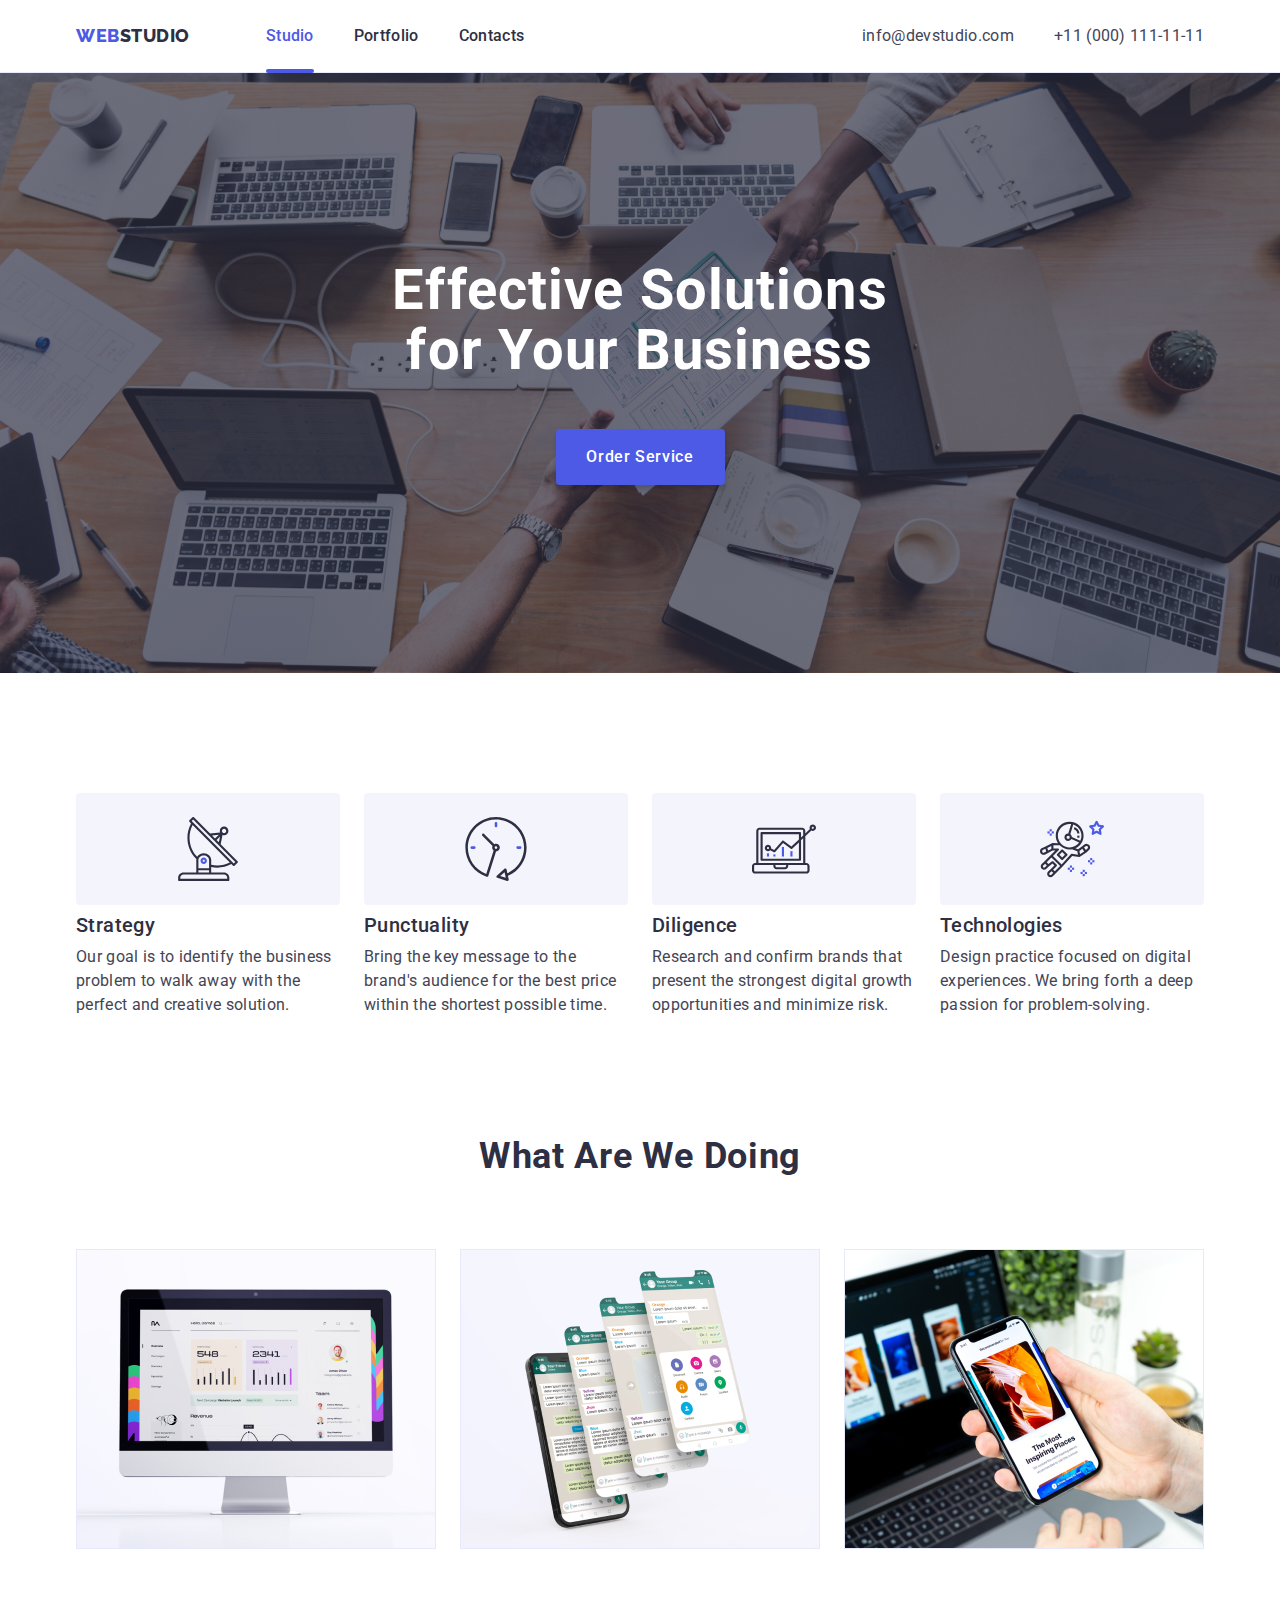
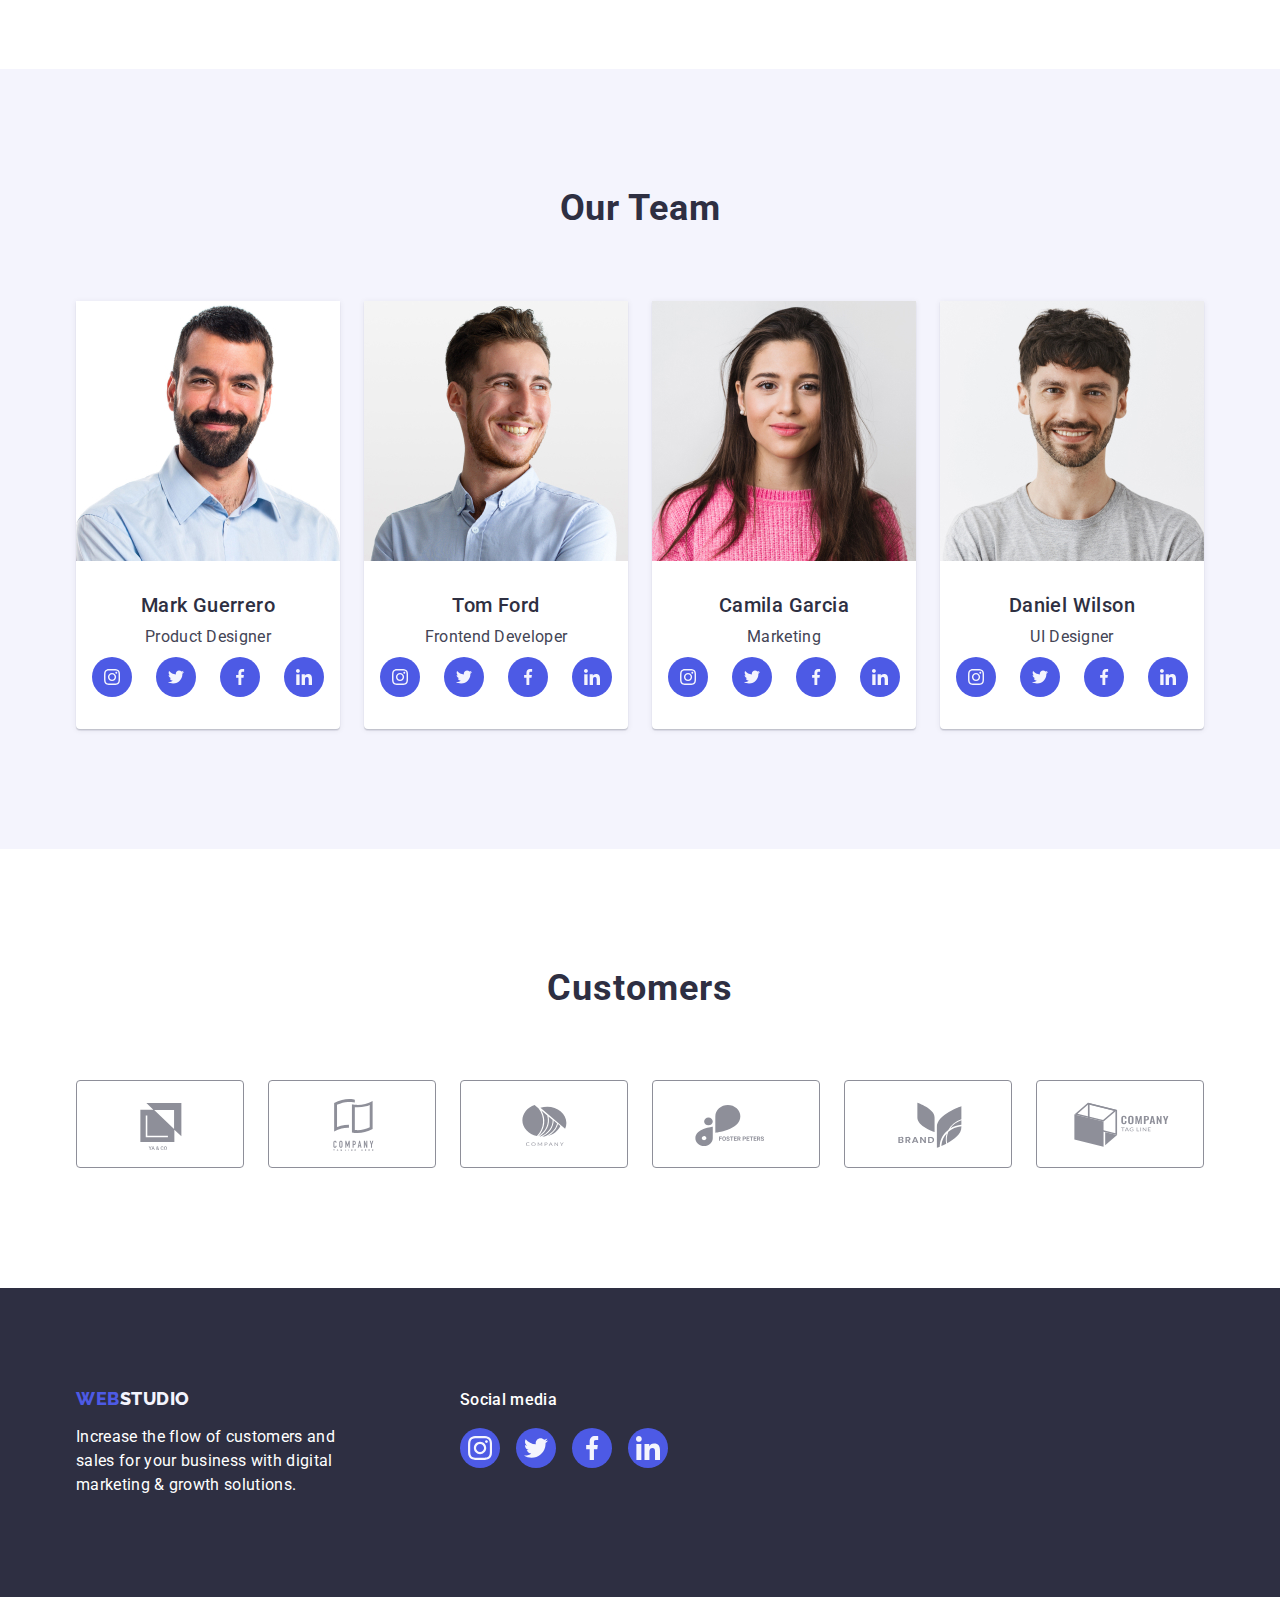
<file: index.html>
<!DOCTYPE html>
<html lang="en">
  <head>
    <meta charset="UTF-8" />
    <meta http-equiv="X-UA-Compatible" content="IE=edge" />
    <meta name="viewport" content="width=device-width, initial-scale=1.0" />
    <title>WebStudio</title>
    <link rel="preconnect" href="https://fonts.googleapis.com" />
    <link rel="preconnect" href="https://fonts.gstatic.com" crossorigin />
    <link
      href="https://fonts.googleapis.com/css2?family=Raleway:wght@800&family=Roboto:wght@400;500;700;900&display=swap"
      rel="stylesheet"
    />
    <link rel="preconnect" href="https://fonts.gstatic.com" />
    <link
      rel="stylesheet"
      href="https://cdn.jsdelivr.net/npm/modern-normalize@1.1.0/modern-normalize.min.css"
    />
    <link rel="stylesheet" href="./css/styles.css" />
  </head>
  <body class="body">
    <header class="header">
      <div class="box-header container">
        <!-- navigation -->
        <nav class="navigate">
          <!-- logo -->
          <a class="logo link" href="./index.html"
            >Web<span class="logo-part">Studio</span></a
          >

          <!--navigation -->
          <ul class="nav-link list">
            <li class="nav-list">
              <a class="link-studio current link" href="./index.html">Studio</a>
            </li>
            <li class="nav-list">
              <a class="link-studio link" href="./portfolio.html">Portfolio</a>
            </li>
            <li class="nav-list">
              <a class="link-studio link" href="">Contacts</a>
            </li>
          </ul>
        </nav>

        <!-- contacts -->
        <address class="address list">
          <ul class="contacts-list list">
            <li>
              <a class="contacts link" href="mailto:info@devstudio.com"
                >info@devstudio.com</a
              >
            </li>
            <li>
              <a class="contacts link" href="tel:+110001111111"
                >+11 (000) 111-11-11</a
              >
            </li>
          </ul>
        </address>
      </div>
    </header>

    <main>
      <section class="section-hero">
        <div class="container">
          <!-- Hero image -->
          <h1 class="title">Effective Solutions for Your Business</h1>
          <button class="title-button" type="button" data-modal-open>
            Order Service
          </button>
        </div>
      </section>

      <!-- Section_1 -->
      <section class="section-first">
        <div class="container">
          <h2 class="section-first visual-hiden">Section-first</h2>
          <ul class="sectionfirst-list list">
            <li class="box">
              <div class="icon-first-box">
                <svg class="icon-first" width="64" height="64">
                  <use href="./images/icon.svg#icon-antenna"></use>
                </svg>
              </div>
              <h3 class="title-first">Strategy</h3>
              <p class="text-box">
                Our goal is to identify the business problem to walk away with
                the perfect and creative solution.
              </p>
            </li>
            <li class="box">
              <div class="icon-first-box">
                <svg class="icon-first" width="64" height="64">
                  <use href="./images/icon.svg#icon-clock"></use>
                </svg>
              </div>
              <h3 class="title-first">Punctuality</h3>
              <p class="text-box">
                Bring the key message to the brand's audience for the best price
                within the shortest possible time.
              </p>
            </li>
            <li class="box">
              <div class="icon-first-box">
                <svg class="icon-first" width="64" height="64">
                  <use href="./images/icon.svg#icon-diagram"></use>
                </svg>
              </div>
              <h3 class="title-first">Diligence</h3>
              <p class="text-box">
                Research and confirm brands that present the strongest digital
                growth opportunities and minimize risk.
              </p>
            </li>
            <li class="box">
              <div class="icon-first-box">
                <svg class="icon-first" width="64" height="64">
                  <use href="./images/icon.svg#icon-astronaut"></use>
                </svg>
              </div>
              <h3 class="title-first">Technologies</h3>
              <p class="text-box">
                Design practice focused on digital experiences. We bring forth a
                deep passion for problem-solving.
              </p>
            </li>
          </ul>
        </div>
      </section>

      <!-- Section_2 -->
      <section class="section-second">
        <div class="container">
          <h2 class="sectionsecond-title">What are we doing</h2>
          <ul class="img-list list">
            <li class="img-box">
              <img src="./images/img3.jpg" alt="PC" width="360" height="300" />
            </li>
            <li class="img-box">
              <img src="./images/img1.jpg" alt="App" width="360" height="300" />
            </li>
            <li class="img-box">
              <img
                src="./images/img2.jpg"
                alt="mobile"
                width="360"
                height="300"
              />
            </li>
          </ul>
        </div>
      </section>

      <!-- Section_3 -->
      <section class="section-three">
        <div class="container">
          <h2 class="team-title">Our Team</h2>
          <ul class="team-list list">
            <li class="member-team">
              <img
                src="./images/Guerrero.jpg"
                alt="mark gurerro"
                width="264"
                height="260"
              />
              <div class="member-box">
                <h3 class="member-name">Mark Guerrero</h3>
                <p class="position">Product Designer</p>
                <ul class="social-list list">
                  <li class="social-item">
                    <a
                      class="social-link link"
                      href="https://www.instagram.com/"
                      target="_blank"
                      rel="noopener noreferrer"
                      aria-label="Instagram icon"
                      ><svg class="social-icon" width="16" height="16">
                        <use href="./images/icon.svg#icon-instagram"></use>
                      </svg>
                    </a>
                  </li>
                  <li class="social-item">
                    <a
                      class="social-link link"
                      href="https://www.instagram.com/"
                      target="_blank"
                      rel="noopener noreferrer"
                      aria-label="Twitter icon"
                      ><svg class="social-icon" width="16" height="16">
                        <use href="./images/icon.svg#icon-twitter"></use>
                      </svg>
                    </a>
                  </li>
                  <li class="social-item">
                    <a
                      class="social-link link"
                      href="https://www.instagram.com/"
                      target="_blank"
                      rel="noopener noreferrer"
                      aria-label="Facebook icon"
                      ><svg class="social-icon" width="16" height="16">
                        <use href="./images/icon.svg#icon-facebook"></use>
                      </svg>
                    </a>
                  </li>
                  <li class="social-item">
                    <a
                      class="social-link link"
                      href="https://www.instagram.com/"
                      target="_blank"
                      rel="noopener noreferrer"
                      aria-label="Linkedin icon"
                      ><svg class="social-icon" width="16" height="16">
                        <use href="./images/icon.svg#icon-linkedin"></use>
                      </svg>
                    </a>
                  </li>
                </ul>
              </div>
            </li>
            <li class="member-team">
              <img
                src="./images/Ford.jpg"
                alt="Tom Ford"
                width="264"
                height="260"
              />
              <div class="member-box">
                <h3 class="member-name">Tom Ford</h3>
                <p class="position">Frontend Developer</p>
                <ul class="social-list list">
                  <li class="social-item">
                    <a
                      class="social-link link"
                      href="https://www.instagram.com/"
                      target="_blank"
                      rel="noopener noreferrer"
                      aria-label="Instagram icon"
                      ><svg class="social-icon" width="16" height="16">
                        <use href="./images/icon.svg#icon-instagram"></use>
                      </svg>
                    </a>
                  </li>
                  <li class="social-item">
                    <a
                      class="social-link link"
                      href="https://www.instagram.com/"
                      target="_blank"
                      rel="noopener noreferrer"
                      aria-label="Twitter icon"
                      ><svg class="social-icon" width="16" height="16">
                        <use href="./images/icon.svg#icon-twitter"></use>
                      </svg>
                    </a>
                  </li>
                  <li class="social-item">
                    <a
                      class="social-link link"
                      href="https://www.instagram.com/"
                      target="_blank"
                      rel="noopener noreferrer"
                      aria-label="Facebook icon"
                      ><svg class="social-icon" width="16" height="16">
                        <use href="./images/icon.svg#icon-facebook"></use>
                      </svg>
                    </a>
                  </li>
                  <li class="social-item">
                    <a
                      class="social-link link"
                      href="https://www.instagram.com/"
                      target="_blank"
                      rel="noopener noreferrer"
                      aria-label="Linkedin icon"
                      ><svg class="social-icon" width="16" height="16">
                        <use href="./images/icon.svg#icon-linkedin"></use>
                      </svg>
                    </a>
                  </li>
                </ul>
              </div>
            </li>
            <li class="member-team">
              <img
                src="./images/Garcia.jpg"
                alt="Camila Garcia"
                width="264"
                height="260"
              />
              <div class="member-box">
                <h3 class="member-name">Camila Garcia</h3>
                <p class="position">Marketing</p>
                <ul class="social-list list">
                  <li class="social-item">
                    <a
                      class="social-link link"
                      href="https://www.instagram.com/"
                      target="_blank"
                      rel="noopener noreferrer"
                      aria-label="Instagram icon"
                      ><svg class="social-icon" width="16" height="16">
                        <use href="./images/icon.svg#icon-instagram"></use>
                      </svg>
                    </a>
                  </li>
                  <li class="social-item">
                    <a
                      class="social-link link"
                      href="https://www.instagram.com/"
                      target="_blank"
                      rel="noopener noreferrer"
                      aria-label="Twitter icon"
                      ><svg class="social-icon" width="16" height="16">
                        <use href="./images/icon.svg#icon-twitter"></use>
                      </svg>
                    </a>
                  </li>
                  <li class="social-item">
                    <a
                      class="social-link link"
                      href="https://www.instagram.com/"
                      target="_blank"
                      rel="noopener noreferrer"
                      aria-label="Facebook icon"
                      ><svg class="social-icon" width="16" height="16">
                        <use href="./images/icon.svg#icon-facebook"></use>
                      </svg>
                    </a>
                  </li>
                  <li class="social-item">
                    <a
                      class="social-link link"
                      href="https://www.instagram.com/"
                      target="_blank"
                      rel="noopener noreferrer"
                      aria-label="Linkedin icon"
                      ><svg class="social-icon" width="16" height="16">
                        <use href="./images/icon.svg#icon-linkedin"></use>
                      </svg>
                    </a>
                  </li>
                </ul>
              </div>
            </li>
            <li class="member-team">
              <img
                src="./images/Wilson.jpg"
                alt="Daniel Wilson"
                width="264"
                height="260"
              />
              <div class="member-box">
                <h3 class="member-name">Daniel Wilson</h3>
                <p class="position">UI Designer</p>
                <ul class="social-list list">
                  <li class="social-item">
                    <a
                      class="social-link link"
                      href="https://www.instagram.com/"
                      target="_blank"
                      rel="noopener noreferrer"
                      aria-label="Instagram icon"
                      ><svg class="social-icon" width="16" height="16">
                        <use href="./images/icon.svg#icon-instagram"></use>
                      </svg>
                    </a>
                  </li>
                  <li class="social-item">
                    <a
                      class="social-link link"
                      href="https://www.instagram.com/"
                      target="_blank"
                      rel="noopener noreferrer"
                      aria-label="Twitter icon"
                      ><svg class="social-icon" width="16" height="16">
                        <use href="./images/icon.svg#icon-twitter"></use>
                      </svg>
                    </a>
                  </li>
                  <li class="social-item">
                    <a
                      class="social-link link"
                      href="https://www.instagram.com/"
                      target="_blank"
                      rel="noopener noreferrer"
                      aria-label="Facebook icon"
                      ><svg class="social-icon" width="16" height="16">
                        <use href="./images/icon.svg#icon-facebook"></use>
                      </svg>
                    </a>
                  </li>
                  <li class="social-item">
                    <a
                      class="social-link link"
                      href="https://www.instagram.com/"
                      target="_blank"
                      rel="noopener noreferrer"
                      aria-label="Linkedin icon"
                      ><svg class="social-icon" width="16" height="16">
                        <use href="./images/icon.svg#icon-linkedin"></use>
                      </svg>
                    </a>
                  </li>
                </ul>
              </div>
            </li>
          </ul>
        </div>
      </section>
      <!-- Section_4 -->
      <section class="clients">
        <div class="box-clients container">
          <h2 class="title-clients">Customers</h2>
          <ul class="list-clients list">
            <li class="item-clients">
              <a class="link-clients link" href=""
                ><svg class="clients-icon" width="104" height="56">
                  <use href="./images/icon.svg#icon-client1"></use>
                </svg>
              </a>
            </li>
            <li class="item-clients">
              <a class="link-clients link" href=""
                ><svg class="clients-icon" width="104" height="56">
                  <use href="./images/icon.svg#icon-client2"></use>
                </svg>
              </a>
            </li>
            <li class="item-clients">
              <a class="link-clients link" href=""
                ><svg class="clients-icon" width="104" height="56">
                  <use href="./images/icon.svg#icon-client3"></use>
                </svg>
              </a>
            </li>
            <li class="item-clients">
              <a class="link-clients link" href=""
                ><svg class="clients-icon" width="104" height="56">
                  <use href="./images/icon.svg#icon-client4"></use>
                </svg>
              </a>
            </li>
            <li class="item-clients">
              <a class="link-clients link" href=""
                ><svg class="clients-icon" width="104" height="56">
                  <use href="./images/icon.svg#icon-client5"></use>
                </svg>
              </a>
            </li>
            <li class="item-clients">
              <a class="link-clients link" href=""
                ><svg class="clients-icon" width="104" height="56">
                  <use href="./images/icon.svg#icon-client6"></use>
                </svg>
              </a>
            </li>
          </ul>
        </div>
      </section>
    </main>
    <!-- footer -->
    <footer class="footer">
      <div class="container footer-box">
        <div class="footer-box-logo">
          <a class="footer-link link" href="./index.html"
            >Web<span class="logo-footer">Studio</span></a
          >
          <p class="footer-text">
            Increase the flow of customers and sales for your business with
            digital marketing & growth solutions.
          </p>
        </div>
        <div class="social-box-footer">
          <p class="social-media">Social media</p>
          <ul class="social-list-footer list">
            <li class="social-footer-item">
              <a
                class="social-link-footer link"
                href="https://www.instagram.com/"
                target="_blank"
                rel="noopener noreferrer"
                aria-label="Instagram icon"
                ><svg class="social-icon" width="24" height="24">
                  <use href="./images/icon.svg#icon-instagram"></use>
                </svg>
              </a>
            </li>
            <li class="social-footer-item">
              <a
                class="social-link-footer link"
                href="https://www.instagram.com/"
                target="_blank"
                rel="noopener noreferrer"
                aria-label="Twitter icon"
                ><svg class="social-icon" width="24" height="24">
                  <use href="./images/icon.svg#icon-twitter"></use>
                </svg>
              </a>
            </li>
            <li class="social-footer-item">
              <a
                class="social-link-footer link"
                href="https://www.instagram.com/"
                target="_blank"
                rel="noopener noreferrer"
                aria-label="Facebook icon"
                ><svg class="social-icon" width="24" height="24">
                  <use href="./images/icon.svg#icon-facebook"></use>
                </svg>
              </a>
            </li>
            <li class="social-footer-item">
              <a
                class="social-link-footer link"
                href="https://www.instagram.com/"
                target="_blank"
                rel="noopener noreferrer"
                aria-label="Linkedin icon"
                ><svg class="social-icon" width="24" height="24">
                  <use href="./images/icon.svg#icon-linkedin"></use>
                </svg>
              </a>
            </li>
          </ul>
        </div>
      </div>
    </footer>
    <!-- Modal window -->

    <div class="backdrop is-hidden" data-modal>
      <div class="backdrop-window">
        <button class="btn-close" data-modal-close>
          <svg class="cross-icon" width="8" height="8">
            <use href="./images/icon.svg#icon-close-cross"></use>
          </svg>
        </button>
      </div>
    </div>

    <script src="./js/modal.js"></script>
  </body>
</html>
</file>
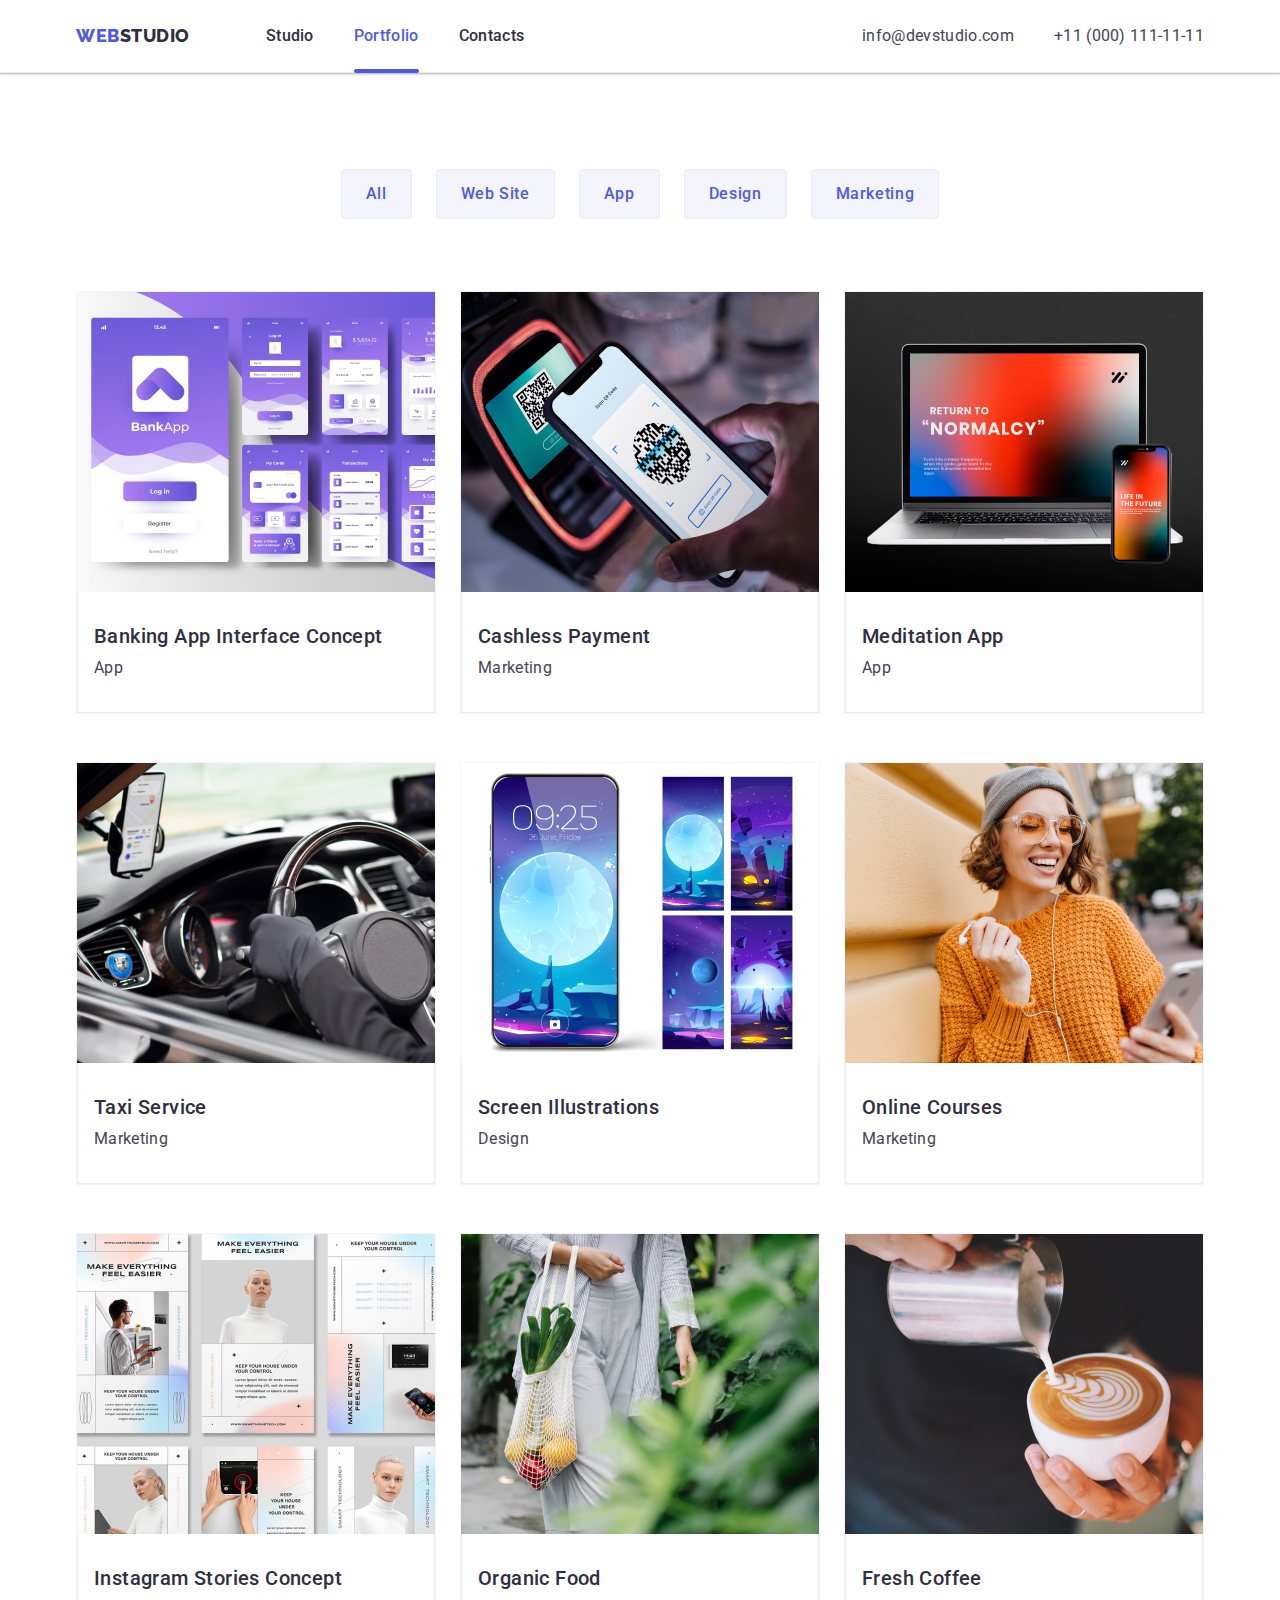
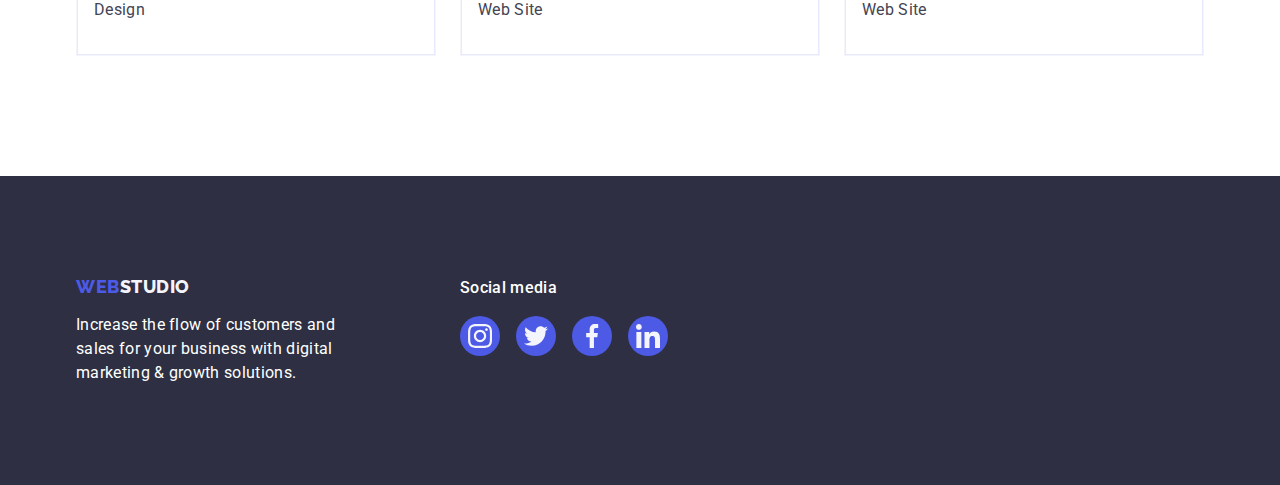
<file: portfolio.html>
<!DOCTYPE html>
<html lang="en">
  <head>
    <meta charset="UTF-8" />
    <meta http-equiv="X-UA-Compatible" content="IE=edge" />
    <meta name="viewport" content="width=device-width, initial-scale=1.0" />
    <title>WebStudio</title>
    <link rel="preconnect" href="https://fonts.googleapis.com" />
    <link rel="preconnect" href="https://fonts.gstatic.com" crossorigin />
    <link
      href="https://fonts.googleapis.com/css2?family=Raleway:wght@800&family=Roboto:wght@400;500;700;900&display=swap"
      rel="stylesheet"
    />
    <link rel="preconnect" href="https://fonts.gstatic.com" />
    <link
      rel="stylesheet"
      href="https://cdn.jsdelivr.net/npm/modern-normalize@1.1.0/modern-normalize.min.css"
    />
    <link rel="stylesheet" href="./css/styles.css" />
  </head>
  <body class="body">
    <header class="header">
      <div class="box-header container">
        <!-- navigation -->
        <nav class="navigate">
          <!-- logo -->
          <a class="logo link" href="./index.html"
            >Web<span class="logo-part">Studio</span></a
          >

          <!--navigation -->
          <ul class="nav-link list">
            <li class="nav-list">
              <a class="link-studio link" href="./index.html">Studio</a>
            </li>
            <li class="nav-list">
              <a class="link-studio current link" href="./portfolio.html"
                >Portfolio</a
              >
            </li>
            <li class="nav-list">
              <a class="link-studio link" href="">Contacts</a>
            </li>
          </ul>
        </nav>

        <!-- contacts -->
        <address class="address list">
          <ul class="contacts-list list">
            <li>
              <a class="contacts link" href="mailto:info@devstudio.com"
                >info@devstudio.com</a
              >
            </li>
            <li>
              <a class="contacts link" href="tel:+110001111111"
                >+11 (000) 111-11-11</a
              >
            </li>
          </ul>
        </address>
      </div>
    </header>
    <!-- Main -->
    <main class="main">
      <!-- Filters -->
      <section class="filter">
        <div class="container">
          <h1 class="visual-hiden">Portfolio</h1>
          <ul class="buttons-list list">
            <li>
              <button class="buttons-filters" type="button">All</button>
            </li>
            <li>
              <button class="buttons-filters" type="button">Web Site</button>
            </li>
            <li>
              <button class="buttons-filters" type="button">App</button>
            </li>
            <li>
              <button class="buttons-filters" type="button">Design</button>
            </li>
            <li>
              <button class="buttons-filters" type="button">Marketing</button>
            </li>
          </ul>

          <ul class="img-top list">
            <li class="portfolio-list">
              <a class="portfolio-img-link link" href="">
                <div class="box-label">
                  <img
                    src="./images/portfolio/img1.jpg"
                    alt="Banking App Interface Concept"
                    width="360"
                    height="300"
                  />
                  <div class="overlay-lable">
                    <p class="portfolio-label">
                      14 Stylish and User-Friendly App Design Concepts · Task
                      Manager App · Calorie Tracker App · Exotic Fruit Ecommerce
                      App · Cloud Storage App
                    </p>
                  </div>
                </div>
                <div class="box-app">
                  <h2 class="top-title">Banking App Interface Concept</h2>
                  <p class="text-box">App</p>
                </div>
              </a>
            </li>
            <li class="portfolio-list">
              <a class="portfolio-img-link link" href="">
                <div class="box-label">
                  <img
                    src="./images/portfolio/img2.jpg"
                    alt="Cashless Payment"
                    width="360"
                    height="300"
                  />
                  <div class="overlay-lable">
                    <p class="portfolio-label">
                      14 Stylish and User-Friendly App Design Concepts · Task
                      Manager App · Calorie Tracker App · Exotic Fruit Ecommerce
                      App · Cloud Storage App
                    </p>
                  </div>
                </div>
                <div class="box-app">
                  <h2 class="top-title">Cashless Payment</h2>
                  <p class="text-box">Marketing</p>
                </div>
              </a>
            </li>
            <li class="portfolio-list">
              <a class="portfolio-img-link link" href="">
                <div class="box-label">
                  <img
                    src="./images/portfolio/img3.jpg"
                    alt="Meditation App"
                    width="360"
                    height="300"
                  />
                  <div class="overlay-lable">
                    <p class="portfolio-label">
                      14 Stylish and User-Friendly App Design Concepts · Task
                      Manager App · Calorie Tracker App · Exotic Fruit Ecommerce
                      App · Cloud Storage App
                    </p>
                  </div>
                </div>
                <div class="box-app">
                  <h2 class="top-title">Meditation App</h2>
                  <p class="text-box">App</p>
                </div>
              </a>
            </li>
            <li class="portfolio-list">
              <a class="portfolio-img-link link" href="">
                <div class="box-label">
                  <img
                    class="link"
                    src="./images/portfolio/img21.jpg"
                    alt="Taxi Service"
                    width="360"
                    height="300"
                  />
                  <div class="overlay-lable">
                    <p class="portfolio-label">
                      14 Stylish and User-Friendly App Design Concepts · Task
                      Manager App · Calorie Tracker App · Exotic Fruit Ecommerce
                      App · Cloud Storage App
                    </p>
                  </div>
                </div>
                <div class="box-app">
                  <h2 class="top-title">Taxi Service</h2>
                  <p class="text-box">Marketing</p>
                </div>
              </a>
            </li>
            <li class="portfolio-list">
              <a class="portfolio-img-link link" href="">
                <div class="box-label">
                  <img
                    class="link"
                    src="./images/portfolio/img22.jpg"
                    alt="Screen Illustrations"
                    width="360"
                    height="300"
                  />
                  <div class="overlay-lable">
                    <p class="portfolio-label">
                      14 Stylish and User-Friendly App Design Concepts · Task
                      Manager App · Calorie Tracker App · Exotic Fruit Ecommerce
                      App · Cloud Storage App
                    </p>
                  </div>
                </div>
                <div class="box-app">
                  <h2 class="top-title">Screen Illustrations</h2>
                  <p class="text-box">Design</p>
                </div>
              </a>
            </li>
            <li class="portfolio-list">
              <a class="portfolio-img-link link" href="">
                <div class="box-label">
                  <img
                    class="link"
                    src="./images/portfolio/img23.jpg"
                    alt="Online Courses"
                    width="360"
                    height="300"
                  />
                  <div class="overlay-lable">
                    <p class="portfolio-label">
                      14 Stylish and User-Friendly App Design Concepts · Task
                      Manager App · Calorie Tracker App · Exotic Fruit Ecommerce
                      App · Cloud Storage App
                    </p>
                  </div>
                </div>
                <div class="box-app">
                  <h2 class="top-title">Online Courses</h2>
                  <p class="text-box">Marketing</p>
                </div>
              </a>
            </li>
            <li class="portfolio-list">
              <a class="portfolio-img-link link" href="">
                <div class="box-label">
                  <img
                    class="link"
                    src="./images/portfolio/img31.jpg"
                    alt="Instagram Stories Concept"
                    width="360"
                    height="300"
                  />
                  <div class="overlay-lable">
                    <p class="portfolio-label">
                      14 Stylish and User-Friendly App Design Concepts · Task
                      Manager App · Calorie Tracker App · Exotic Fruit Ecommerce
                      App · Cloud Storage App
                    </p>
                  </div>
                </div>
                <div class="box-app">
                  <h2 class="top-title">Instagram Stories Concept</h2>
                  <p class="text-box">Design</p>
                </div>
              </a>
            </li>
            <li class="portfolio-list">
              <a class="portfolio-img-link link" href="">
                <div class="box-label">
                  <img
                    class="link"
                    src="./images/portfolio/img32.jpg"
                    alt="Organic Food"
                    width="360"
                    height="300"
                  />
                  <div class="overlay-lable">
                    <p class="portfolio-label">
                      14 Stylish and User-Friendly App Design Concepts · Task
                      Manager App · Calorie Tracker App · Exotic Fruit Ecommerce
                      App · Cloud Storage App
                    </p>
                  </div>
                </div>
                <div class="box-app">
                  <h2 class="top-title">Organic Food</h2>
                  <p class="text-box">Web Site</p>
                </div>
              </a>
            </li>
            <li class="portfolio-list">
              <a class="portfolio-img-link link" href="">
                <div class="box-label">
                  <img
                    class="link"
                    src="./images/portfolio/img33.jpg"
                    alt="Fresh Coffee"
                    width="360"
                    height="300"
                  />
                  <div class="overlay-lable">
                    <p class="portfolio-label">
                      14 Stylish and User-Friendly App Design Concepts · Task
                      Manager App · Calorie Tracker App · Exotic Fruit Ecommerce
                      App · Cloud Storage App
                    </p>
                  </div>
                </div>
                <div class="box-app">
                  <h2 class="top-title">Fresh Coffee</h2>
                  <p class="text-box">Web Site</p>
                </div>
              </a>
            </li>
          </ul>
        </div>
      </section>
    </main>
    <!-- footer -->
    <footer class="footer">
      <div class="container footer-box">
        <div class="footer-box-logo">
          <a class="footer-link link" href="./index.html"
            >Web<span class="logo-footer">Studio</span></a
          >
          <p class="footer-text">
            Increase the flow of customers and sales for your business with
            digital marketing & growth solutions.
          </p>
        </div>
        <div class="social-box-footer">
          <p class="social-media">Social media</p>
          <ul class="social-list-footer list">
            <li class="social-footer-item">
              <a
                class="social-link-footer link"
                href="https://www.instagram.com/"
                target="_blank"
                rel="noopener noreferrer"
                aria-label="Instagram icon"
                ><svg class="social-icon" width="24" height="24">
                  <use href="./images/icon.svg#icon-instagram"></use>
                </svg>
              </a>
            </li>
            <li class="social-footer-item">
              <a
                class="social-link-footer link"
                href="https://www.instagram.com/"
                target="_blank"
                rel="noopener noreferrer"
                aria-label="Twitter icon"
                ><svg class="social-icon" width="24" height="24">
                  <use href="./images/icon.svg#icon-twitter"></use>
                </svg>
              </a>
            </li>
            <li class="social-footer-item">
              <a
                class="social-link-footer link"
                href="https://www.instagram.com/"
                target="_blank"
                rel="noopener noreferrer"
                aria-label="Facebook icon"
                ><svg class="social-icon" width="24" height="24">
                  <use href="./images/icon.svg#icon-facebook"></use>
                </svg>
              </a>
            </li>
            <li class="social-footer-item">
              <a
                class="social-link-footer link"
                href="https://www.instagram.com/"
                target="_blank"
                rel="noopener noreferrer"
                aria-label="Linkedin icon"
                ><svg class="social-icon" width="24" height="24">
                  <use href="./images/icon.svg#icon-linkedin"></use>
                </svg>
              </a>
            </li>
          </ul>
        </div>
      </div>
    </footer>
  </body>
</html>
</file>
<file: css/styles.css>
:root {
    --brand-color-white: #FFFFFF;
    --brand-color-text: #434455;
    --brand-color-navyblue: #2E2F42;
    --brand-color-iris: #4D5AE5;
    --brand-color-buttonhover: #404BBF;
    --brand-color-cloud: #F4F4FD;
    --brand-color-borderbutton: #e7e9fc;
    --time-transfor: 250ms;
}

html {
    box-sizing: border-box;
}

*,
*::after,
*::before {
    box-sizing: inherit;
}

/* All margin reset */
h1,
h2,
h3,
h4,
h5,
h6,
p,
ul {
    margin: 0;
}

ul {
    padding-left: 0;
}

.container {
    width: 1158px;
    padding: 0 15px;
    margin: 0 auto;
}

img {
    display: block;
}

body {
    font-family: Roboto, sans-serif;
    color: var(--brand-color-text);
    background: var(--brand-color-white);
    font-size: 16px;

}

.link {
    text-decoration: none;
}

.list {
    list-style: none;
}


/* buttons cursor pointer */
.buttons-filters,
.title-button {
    cursor: pointer;
}


/* Header */
.header {

    border-bottom: 1px solid #e7e9fc;
    box-shadow: 0px 2px 1px rgba(46, 47, 66, 0.08), 0px 1px 1px rgba(46, 47, 66, 0.16), 0px 1px 6px rgba(46, 47, 66, 0.08);
}

.box-header {
    display: flex;
    align-items: center;
}


/* logo */
.logo {
    font-family: Raleway, sans-serif;
    font-style: normal;
    font-weight: 800;
    font-size: 18px;
    line-height: 1.17;
    text-transform: uppercase;

    letter-spacing: 0.03em;
    color: var(--brand-color-iris);

    margin-right: 76px;

    transition-property: underline;
    transition-duration: var(--time-transfor);
    transition-timing-function: cubic-bezier(0.4, 0, 0.2, 1);
}

.logo-part {
    color: var(--brand-color-navyblue);

}


/* .logo:hover,
.logo:focus {
    text-decoration: underline;
    transition-property: underline;
    transition-duration: var(--time-transfor);
    transition-timing-function: cubic-bezier(0.4, 0, 0.2, 1);

} */

/* navigation  */

.navigate {
    display: flex;
    align-items: center;
    margin-right: auto;
}

.nav-link {
    display: flex;
    gap: 40px;


}

.link-studio {
    position: relative;
    display: block;
    padding: 24px 0;
}

.link-studio {
    font-weight: 500;
    font-size: 16px;
    line-height: 1.5;
    letter-spacing: 0.02em;
    color: var(--brand-color-navyblue);
    transition-property: color;
    transition-duration: var(--time-transfor);
    transition-timing-function: cubic-bezier(0.4, 0, 0.2, 1);

}

.link-studio::after {
    content: '';
    position: absolute;
    display: block;
    width: 100%;
    height: 4px;


    border-radius: 2px;
    top: 69px;
    left: 0;

    transition-duration: var(--time-transfor);
}

.link-studio.current::after,
.link-studio:focus::after,
.link-studio:hover::after {
    background-color: var(--brand-color-iris);
    transition-property: background-color;
    transition-duration: var(--time-transfor);
    transition-timing-function: cubic-bezier(0.4, 0, 0.2, 1);

}

.link-studio.current {
    color: var(--brand-color-iris)
}


.link-studio:hover,
.link-studio:focus {
    color: var(--brand-color-buttonhover);

}

/* Contacts */

.contacts-list,
.contacts {
    list-style: none;
    font-size: 16px;
    line-height: 1.5;
    letter-spacing: 0.02em;
    color: var(--brand-color-text);
    transition-property: color;
    transition-duration: var(--time-transfor);
    transition-timing-function: cubic-bezier(0.4, 0, 0.2, 1);
}

.contacts-list {
    display: flex;
    gap: 40px;

}

.contacts-list .contacts:hover,
.contacts-list .contacts:focus {
    color: var(--brand-color-buttonhover);

}

/* .nav-link .link:active, 
.contacts-list .contacts:active {
    color: red;
}*/

.address {
    font-style: normal;
}

/* header the end */


/* main page */

.section-hero {
    background: var(--brand-color-navyblue);
    max-width: 1440px;

    margin-left: auto;
    margin-right: auto;
    padding: 188px 0;
    background-image: linear-gradient(rgba(46, 47, 66, 0.7), rgba(46, 47, 66, 0.7)), url(../images/img-name.jpg);
    background-repeat: no-repeat;
    background-position: center;
    background-size: cover;

}


/* Effective Solutionsfor Your Business */
.title {
    margin: 0 auto;
    letter-spacing: 0.02em;
    font-weight: 700;
    font-size: 56px;
    line-height: 1.07;
    text-align: center;
    color: var(--brand-color-white);

    max-width: 496px;
    margin-bottom: 48px;
}

.title-button {
    display: block;
    margin: 0 auto;
    min-width: 169px;
    height: 56px;
    border: none;

    font-family: Roboto, sans-serif;
    background: var(--brand-color-iris);

    box-shadow: 0px 4px 4px rgba(0, 0, 0, 0.15);
    border-radius: 4px;

    font-style: normal;
    font-weight: 500;
    font-size: 16px;
    line-height: 1.5;
    letter-spacing: 0.04em;

    color: var(--brand-color-white);
    transition-property: background-color;
    transition-duration: var(--time-transfor);
    transition-timing-function: cubic-bezier(0.4, 0, 0.2, 1);

}

.title-button:hover,
.title-button:focus {

    background-color: var(--brand-color-buttonhover);

}

/* section-1 */
.section-first {
    padding: 120px 0;
}

.visual-hiden {
    position: absolute;
    width: 1px;
    height: 1px;
    margin: -1px;
    border: 0;
    padding: 0;

    white-space: nowrap;
    clip-path: inset(100%);
    clip: rect(0 0 0 0);
    overflow: hidden;
}

.sectionfirst-list {
    display: flex;
    gap: 24px;
}

.icon-first-box {
    display: flex;
    width: 264px;
    align-items: center;
    justify-content: center;
    height: 112px;
    background-color: var(--brand-color-cloud);
    border-radius: 4px;
    margin-bottom: 8px;
    padding: 24px;

}

.box {

    flex-basis: calc((100% - 72px) / 4);
}

.title-first {
    margin-bottom: 8px;
    font-weight: 500;
    font-size: 20px;
    line-height: 1.2;
    letter-spacing: 0.02em;
    color: var(--brand-color-navyblue);
}

.text-box {
    font-size: 16px;
    line-height: 1.5;
    letter-spacing: 0.02em;
    color: var(--brand-color-text);
}

/* Section 2 */

.section-second {
    list-style: none;
    padding-bottom: 120px;
}

.sectionsecond-title {
    margin-bottom: 72px;
    font-size: 36px;
    text-align: center;
    letter-spacing: 0.02em;
    line-height: 1.11;
    text-transform: capitalize;

    color: var(--brand-color-navyblue);
}

.img-list {
    list-style-type: none;
    display: flex;
    gap: 24px;
}

.img-box {
    flex-basis: calc((100% - 3 * 16) / 3);

}

/* Section 3 */
.section-three {
    padding: 120px 0;

    background: var(--brand-color-cloud);

}

.team-title {
    margin-bottom: 72px;
    font-size: 36px;
    letter-spacing: 0.02em;
    line-height: 1.11;
    text-align: center;
    text-transform: capitalize;
    color: var(--brand-color-navyblue);
}

.team-list {
    display: flex;
    gap: 24px;
    list-style: none;
    justify-content: center;
    align-items: center;

}

.member-team {

    width: calc((100% - 72px) / 4);
    background: var(--brand-color-white);
    box-shadow: 0px 1px 6px rgba(46, 47, 66, 0.08), 0px 1px 1px rgba(46, 47, 66, 0.16), 0px 2px 1px rgba(46, 47, 66, 0.08);
    border-radius: 0px 0px 4px 4px;

}

.member-box {
    padding: 32px 0;
    border-radius: 0px 0px 4px 4px;

}

.member-name {
    margin-bottom: 8px;
    font-weight: 500;
    font-size: 20px;
    letter-spacing: 0.02em;
    line-height: 1.2;
    text-align: center;

    /* NAVY BLUE */

    color: var(--brand-color-navyblue);
}

.position {
    text-align: center;
    line-height: 1.5;
    letter-spacing: 0.02em;
    color: var(--brand-color-text);
    margin-bottom: 8px;

}

/* social icons */
.social-list {
    display: flex;
    justify-content: center;
    gap: 24px;
}

.social-item {
    width: 40px;
    height: 40px;
}

.social-link {
    width: 100%;
    height: 100%;
    background-color: var(--brand-color-iris);
    border-radius: 50%;
    display: flex;
    align-items: center;
    justify-content: center;
    transition-property: background-color;
    transition-duration: var(--time-transfor);
    transition-timing-function: cubic-bezier(0.4, 0, 0.2, 1);
}

.social-link:hover,
.social-link:focus {
    background-color: var(--brand-color-buttonhover);

}

.social-icon {
    fill: var(--brand-color-cloud);

}

/* section 4 */

.clients {
    padding: 120px 0;
}

.title-clients {
    font-size: 36px;
    line-height: 1.1;
    color: var(--brand-color-navyblue);
    margin-bottom: 72px;
    text-align: center;
    letter-spacing: 0.03em;
}

.list-clients {
    display: flex;
    gap: 24px;
    margin: 0 auto;

}

.item-clients {
    width: calc((100% - 120px) / 6);
    height: 88px;
}

.link-clients {
    width: 100%;
    height: 100%;
    border: 1px solid #8e8f99;
    border-radius: 4px;
    display: flex;
    align-items: center;
    justify-content: center;
    color: #8e8f99;
    transition-property: border-color, color;
    transition-duration: var(--time-transfor);
    transition-timing-function: cubic-bezier(0.4, 0, 0.2, 1);
}

.link-clients:hover,
.link-clients:focus {
    border-color: var(--brand-color-buttonhover);
    color: var(--brand-color-buttonhover);

}

.clients-icon {
    fill: currentColor;
}

/* .clients-icon:hover,
.clients-icon:focus {
    fill: #404BBF;
} */


/* Footer */
.footer {
    padding: 100px 0;
    background: var(--brand-color-navyblue);
}

.footer-box {
    display: flex;
    align-items: baseline;
    gap: 120px;

}


.social-box-footer {
    /* margin-right: 692px; */
}

.social-media {
    font-weight: 500;
    font-size: 16px;
    line-height: 1.5;
    letter-spacing: 0.02em;
    color: var(--brand-color-white);
    margin-bottom: 16px;

}

.social-list-footer {
    display: flex;
    gap: 16px;
}

.social-footer-item {
    width: 40px;
    height: 40px;
}

.social-link-footer {
    width: 100%;
    height: 100%;
    background-color: var(--brand-color-iris);
    border-radius: 50%;
    display: flex;
    align-items: center;
    justify-content: center;
    transition-property: background-color;
    transition-duration: var(--time-transfor);
    transition-timing-function: cubic-bezier(0.4, 0, 0.2, 1);
}

.social-link-footer:hover,
.social-link-footer:focus {
    background-color: #31d0aa;

}

.footer-link {
    display: inline-block;
    margin-bottom: 16px;
    text-decoration: none;
    font-family: Raleway, sans-serif;
    font-weight: 800;
    line-height: 1.17;
    font-size: 18px;
    letter-spacing: 0.03em;
    text-transform: uppercase;
    color: var(--brand-color-iris);
    transition-property: text-decoration;
    transition-duration: var(--time-transfor);
    transition-timing-function: cubic-bezier(0.4, 0, 0.2, 1);
}

.footer-link:hover,
.footer-link:focus {
    text-decoration: underline;

}

.logo-footer {
    color: var(--brand-color-cloud);

}

.footer-text {
    width: 264px;
    letter-spacing: 0.02em;
    line-height: 1.5;
    color: var(--brand-color-white);
}

/* portfolio */
.filter {
    padding: 96px 0 120px;
}

.buttons-list {
    display: flex;
    justify-content: center;
    gap: 24px;
    margin-bottom: 72px;
}

/* main list portfolio */

.top-title {
    margin-bottom: 8px;
    font-weight: 500;
    font-size: 20px;
    letter-spacing: 0.02em;
    line-height: 1.2;
    color: var(--brand-color-navyblue);
}


.buttons-filters {
    padding: 12px 24px;
    border: 1px solid var(--brand-color-borderbutton);
    border-radius: 4px;
    color: var(--brand-color-iris);
    background: var(--brand-color-cloud);
    font-family: Roboto, sans-serif;
    font-weight: 500;
    font-size: 16px;
    line-height: 1.5;
    letter-spacing: 0.04em;
    transition-property: border, color, background-color, box-shadow;
    transition-duration: var(--time-transfor);
    transition-timing-function: cubic-bezier(0.4, 0, 0.2, 1);
}

.btn-first {
    color: var(--brand-color-iris);
    background: var(--brand-color-cloud);
}

.buttons-filters:focus,
.buttons-filters:hover {
    border: 1px solid transparent;
    color: var(--brand-color-white);
    background-color: var(--brand-color-buttonhover);
    box-shadow: 0px 3px 1px rgba(0, 0, 0, 0.1), 0px 2px 1px rgba(0, 0, 0, 0.08), 0px 2px 2px rgba(0, 0, 0, 0.12);

}

.img-top {
    display: flex;
    flex-wrap: wrap;
    column-gap: 24px;
    row-gap: 48px;
}

.portfolio-img-link {
    display: block;
    transition-property: box-shadow;
    transition-duration: var(--time-transfor);
    transition-timing-function: cubic-bezier(0.4, 0, 0.2, 1);
}

.box-label {
    position: relative;
    overflow: hidden;
}

.overlay-lable {
    position: absolute;
    width: 100%;
    height: 100%;
    bottom: 0;
    left: 0;
    transform: translateY(100%);

    display: flex;
    /* align-items: center; */
    padding-top: 24px;
    justify-content: center;

    background: var(--brand-color-iris);
    backdrop-filter: blur(3px);
    opacity: 1;
    transition-property: transform;
    transition-duration: var(--time-transfor);
    transition-timing-function: cubic-bezier(0.4, 0, 0.2, 1);
}

.portfolio-img-link:hover .overlay-lable,
.portfolio-img-link:focus .overlay-lable {
    transform: translateY(0);

}

.portfolio-label {
    width: 90%;
    line-height: 1.5;
    letter-spacing: 0.02em;
    color: var(--brand-color-cloud);
}


.portfolio-list {
    width: calc((100% - 48px) / 3);
    border: 0.5px solid var(--brand-color-cloud);
    transition-duration: var(--time-transfor);
}


.portfolio-img-link:hover,
.portfolio-img-link:focus {
    box-shadow: 0px 1px 6px rgba(46, 47, 66, 0.08),
        0px 1px 1px rgba(46, 47, 66, 0.16),
        0px 2px 1px rgba(46, 47, 66, 0.08);

}

.box-app {
    padding: 32px 16px;
    border: 1px solid var(--brand-color-borderbutton);
    border-top: none;

}






/* Modal section styles */


.backdrop {
    position: fixed;
    top: 0;
    left: 0;
    width: 100%;
    height: 100%;

    background-color: rgba(46, 47, 66, 0.4);
    backdrop-filter: blur(6px);
    transition-property: visibility, opacity, pointer-events;
    transition-duration: var(--time-transfor);
}

.backdrop-window {
    position: absolute;
    width: 408px;
    min-height: 576px;
    left: 50%;
    top: 50%;
    transform: translate(-50%, -50%);

    background: #FCFCFC;
    box-shadow: 0px 1px 1px rgba(0, 0, 0, 0.14), 0px 1px 3px rgba(0, 0, 0, 0.12), 0px 2px 1px rgba(0, 0, 0, 0.2);
    border-radius: 4px;
    padding: 24px;
}

.btn-close {
    display: block;
    margin-left: auto;
    width: 24px;
    height: 24px;
    padding: 0;
    border-radius: 50%;
    background: #E7E9FC;
    border: 1px solid rgba(0, 0, 0, 0.1);
    cursor: pointer;
    transition-property: border-color, fill;
    transition-duration: var(--time-transfor);
}

.btn-close:hover,
.btn-close:focus {
    border-color: var(--brand-color-buttonhover);
    fill: var(--brand-color-buttonhover);
    transition-duration: var(--time-transfor);
}

.cross-icon {}

.is-hidden {
    visibility: hidden;
    opacity: 0;
    pointer-events: none;
    transition-duration: var(--time-transfor);
}
</file>
